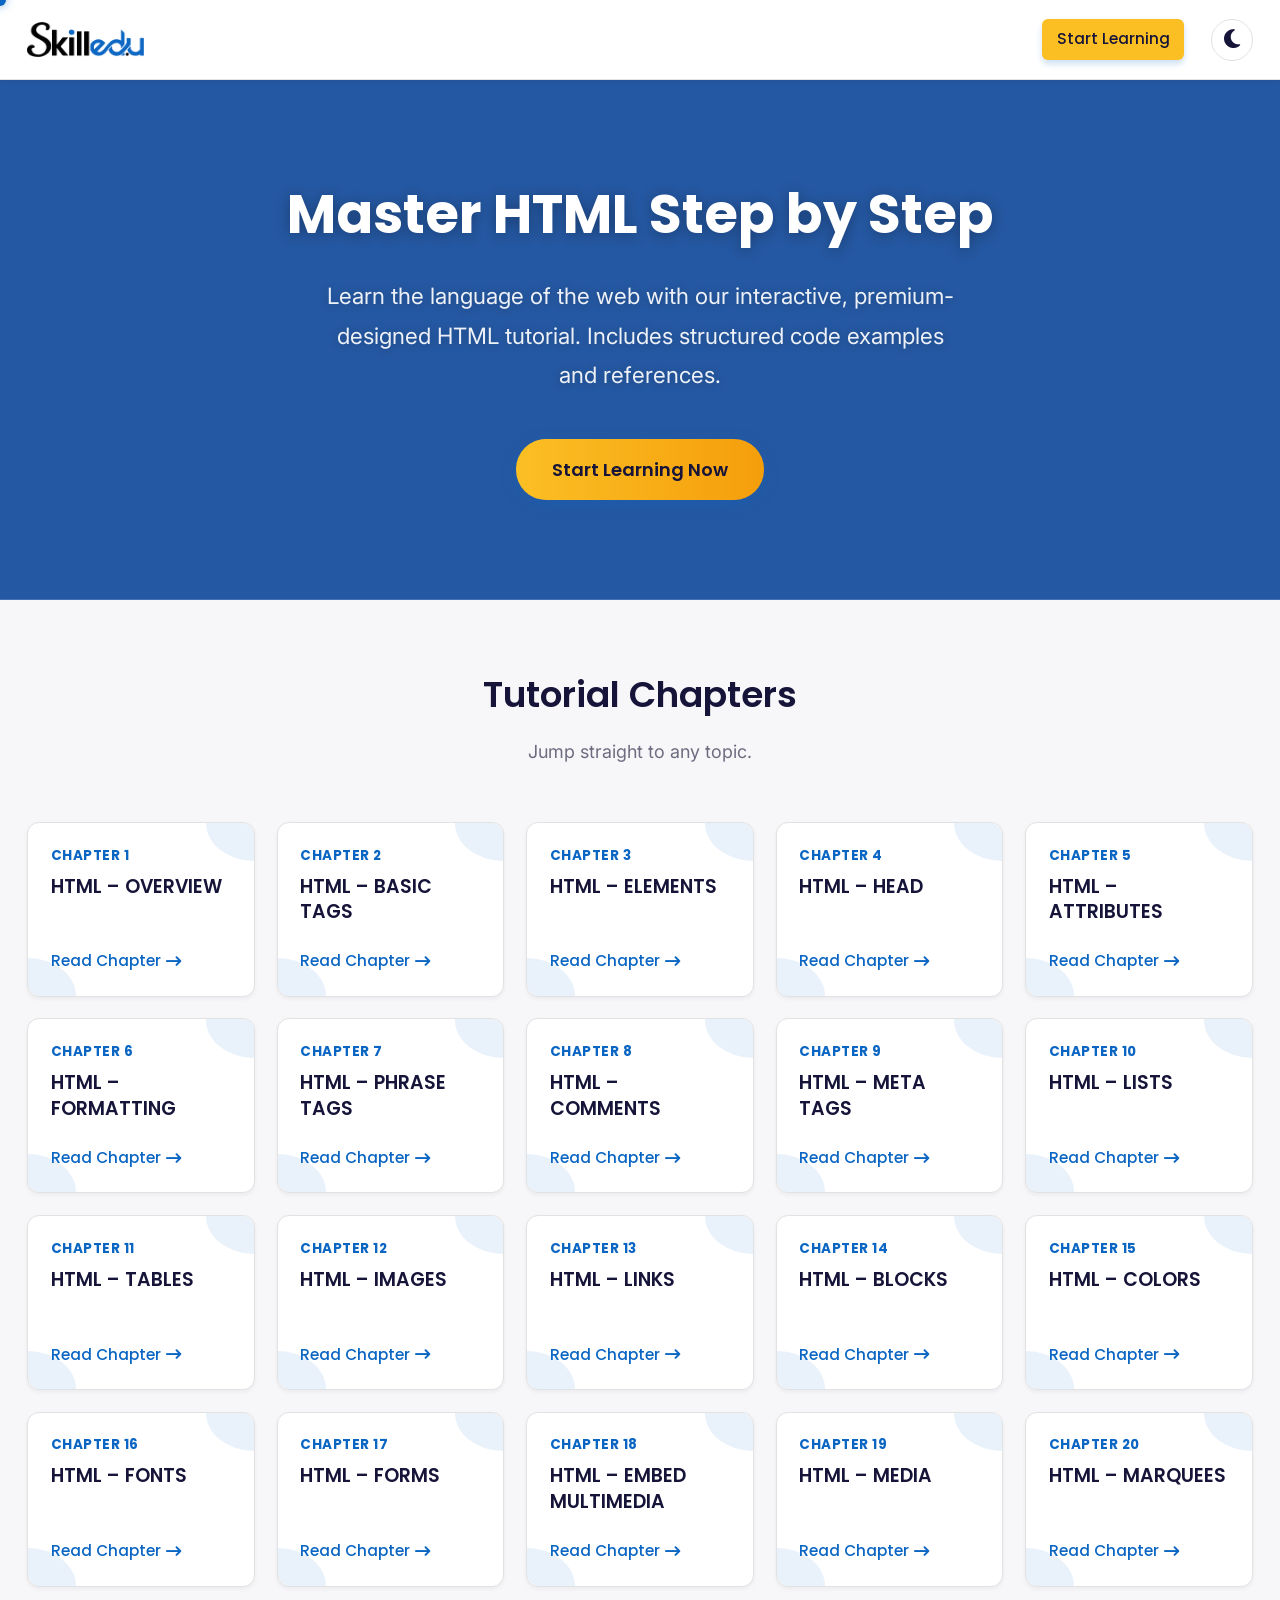
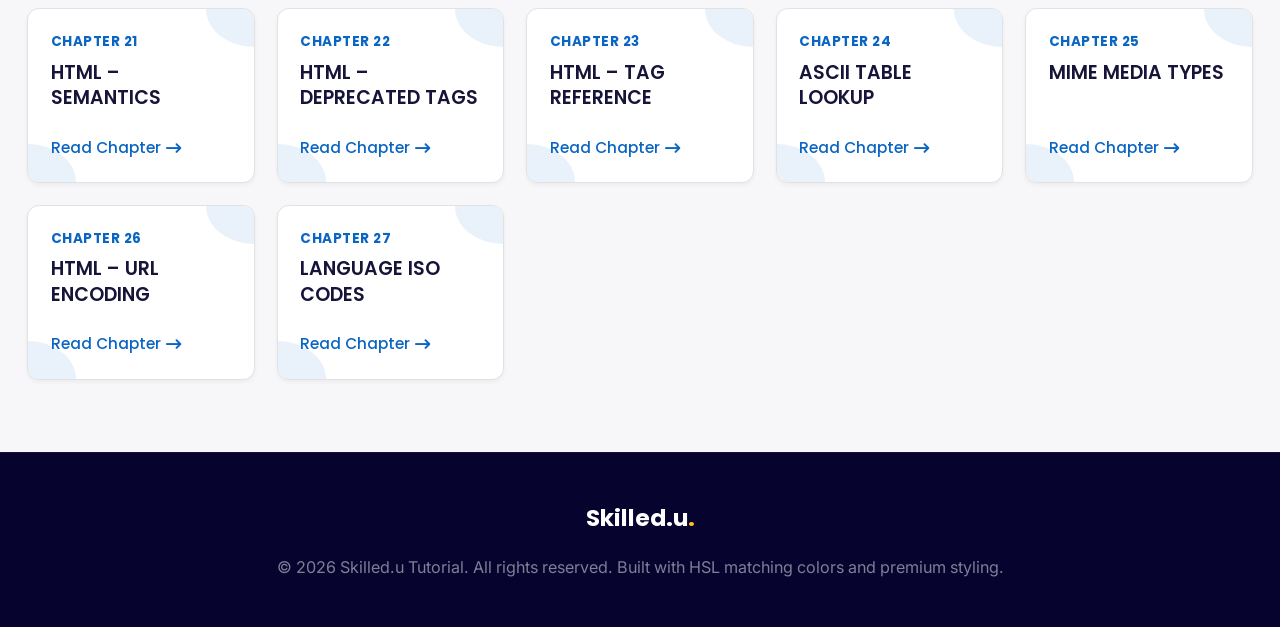
<file: index.html>
<!DOCTYPE html>
<html lang="en">

<head>
  <meta charset="UTF-8">
  <meta name="viewport" content="width=device-width, initial-scale=1.0">
  <title>Skilled.u - HTML Interactive Tutorial</title>
  <meta name="description"
    content="Learn HTML interactively from absolute basics to advanced reference tables with the Skilled.u premium style tutorial." />
  <meta property="og:title" content="Skilled.u - HTML Interactive Tutorial" />
  <meta property="og:description" content="Learn HTML interactively from absolute basics to advanced reference tables with the Skilled.u premium style tutorial." />
  <meta property="og:image" content="assets/images/skilledu-logo.png" />
  <meta property="og:type" content="website" />
  <meta name="twitter:card" content="summary_large_image" />
  <meta name="twitter:title" content="Skilled.u - HTML Interactive Tutorial" />
  <meta name="twitter:description" content="Learn HTML interactively from absolute basics to advanced reference tables with the Skilled.u premium style tutorial." />
  <meta name="robots" content="index, follow" />
  <!-- REPLACE WITH ACTUAL DOMAIN -->
  <link rel="canonical" href="https://example.com/index.html">
  <meta name="author" content="Skilled.u">
  <meta http-equiv="content-language" content="en">
  <meta name="theme-color" content="#0b66c3">
  <link rel="stylesheet" href="assets/css/style.css?v=5">
  <!-- FontAwesome Icons for Theme Toggle & UI Elements -->
  <link rel="stylesheet" href="https://cdnjs.cloudflare.com/ajax/libs/font-awesome/6.4.0/css/all.min.css">
  <!-- REPLACE WITH ACTUAL DOMAIN -->
  <script type="application/ld+json">
  {
    "@context": "https://schema.org",
    "@type": "Course",
    "name": "Skilled.u - HTML Interactive Tutorial",
    "description": "Learn HTML interactively from absolute basics to advanced reference tables with the Skilled.u premium style tutorial.",
    "provider": {
      "@type": "Organization",
      "name": "Skilled.u",
      "sameAs": "https://example.com"
    }
  }
  </script>
</head>

<body>

  <!-- Custom Cursor -->
  <div class="custom-cursor" id="customCursor"></div>

  <!-- Sticky Header -->
  <header class="main-header" id="mainHeader">
    <div class="container header-container">
      <a href="index.html" class="logo-link">
        <img src="assets/images/skilledu-logo-cropped.png" alt="Skilled.u HTML Tutorial Logo" class="navbar-logo navbar-logo-light">
        <img src="assets/images/Skilledu Logo White-cropped.png" alt="Skilled.u HTML Tutorial Logo"
          class="navbar-logo navbar-logo-dark">
      </a>

      <div class="header-actions">
        <a href="tutorial.html#ch1" class="back-home-btn">Start Learning</a>

        <!-- Theme Toggle -->
        <button class="theme-toggle-btn" id="themeToggleBtn" onclick="toggleTheme()" aria-label="Toggle Theme">
          <i class="fa-solid fa-moon moon-icon"></i>
          <i class="fa-solid fa-sun sun-icon"></i>
        </button>
      </div>
    </div>
  </header>

  <!-- Hero Main Heading Section with Finisher Animated Canvas -->
  <section class="hero-section finisher-header" id="heroSection">
    <div class="container">
      <h1 class="hero-title">Master HTML Step by Step</h1>
      <p class="hero-subtitle">Learn the language of the web with our interactive, premium-designed HTML tutorial.
        Includes structured code examples and references.</p>
      <div class="cta-group">
        <a href="tutorial.html#ch1" class="primary-btn">Start Learning Now</a>
      </div>
    </div>
  </section>

  <!-- Chapters Search & List Grid -->
  <section class="chapters-section">
    <div class="container">
      <h2 class="section-title">Tutorial Chapters</h2>
      <p class="section-desc">Jump straight to any topic.</p>

      <!-- Dynamically filled grid -->
      <div class="chapters-grid" id="chaptersGrid">
        <!-- Chapters loaded by JavaScript from chapters.js -->
      </div>
    </div>
  </section>

  <!-- Footer Section -->
  <footer class="footer">
    <div class="container">
      <div class="footer-logo">
        <span>Skilled</span><span>.u</span><span class="highlight">.</span>
      </div>
      <p>&copy; 2026 Skilled.u Tutorial. All rights reserved. Built with HSL matching colors and premium styling.</p>
    </div>
  </footer>

  <!-- Chapters DB & Base JS -->
  <script src="assets/js/chapters.js"></script>
  <script>
    // Theme Management
    if (localStorage.getItem('theme') === 'dark') {
      document.body.classList.add('dark-mode');
    }

    function toggleTheme() {
      document.body.classList.toggle('dark-mode');
      if (document.body.classList.contains('dark-mode')) {
        localStorage.setItem('theme', 'dark');
      } else {
        localStorage.setItem('theme', 'light');
      }
    }

    // Load Chapters into landing page cards
    const grid = document.getElementById('chaptersGrid');

    function renderChapters() {
      grid.innerHTML = '';
      // HTML_TUTORIAL_DATA is imported from chapters.js
      if (typeof HTML_TUTORIAL_DATA === 'undefined') {
        console.error('HTML_TUTORIAL_DATA not found. Make sure chapters.js is loaded.');
        grid.innerHTML = '<p style="text-align: center; color: red;">Failed to load chapters. Please refresh the page.</p>';
        return;
      }

      Object.keys(HTML_TUTORIAL_DATA).forEach((key, index) => {
        const item = HTML_TUTORIAL_DATA[key];
        const card = document.createElement('div');
        card.className = 'chapter-card card';
        card.onclick = () => {
          window.location.href = `tutorial.html#${key}`;
        };

        card.innerHTML = `
          <div class="chapter-number">Chapter ${index + 1}</div>
          <h3 class="chapter-title">${item.title}</h3>
          <div class="card-footer">
            <span>Read Chapter</span> <i class="fa-solid fa-arrow-right-long"></i>
          </div>
        `;
        grid.appendChild(card);
      });
    }


    // Initialize
    window.addEventListener('DOMContentLoaded', () => {
      renderChapters(); 

      // Custom Cursor
      const cursor = document.getElementById('customCursor');

      if (cursor) {
        document.addEventListener('mousemove', (e) => {
          cursor.style.left = e.clientX + 'px';
          cursor.style.top = e.clientY + 'px';
        });

        // Hide cursor when leaving window
        document.addEventListener('mouseleave', () => {
          cursor.style.opacity = '0';
        });

        document.addEventListener('mouseenter', () => {
          cursor.style.opacity = '1';
        });
      }
    });
  </script>

  <!-- Finisher Header Canvas Script & Configuration -->
  <script src="assets/js/finisher-header.es5.min.js" type="text/javascript"></script>
  <script type="text/javascript">
    new FinisherHeader({
      "count": 36,
      "size": {
        "min": 1,
        "max": 38,
        "pulse": 0
      },
      "speed": {
        "x": {
          "min": 0,
          "max": 0.4
        },
        "y": {
          "min": 0,
          "max": 0.1
        }
      },
      "colors": {
        "background": "#2558a2",
        "particles": [
          "#ffffff",
          "#87ddfe",
          "#acaaff",
          "#1bffc2",
          "#f88aff"
        ]
      },
      "blending": "screen",
      "opacity": {
        "center": 0,
        "edge": 0.4
      },
      "skew": -2,
      "shapes": [
        "c",
        "s",
        "t"
      ]
    });
  </script>
</body>

</html>
</file>
<file: assets/css/style.css>
/* CSS style for Skilled.u HTML Tutorial App */

@import url("https://fonts.googleapis.com/css2?family=Inter:wght@400;500;600&family=Poppins:wght@400;500;600;700&display=swap");

:root {
  /* Skilled.u Colors */
  --primary-color: #0b66c3;
  --secondary-color: #FFC224;
  --bg-color: #F7F7F9;
  --panel-bg: #ffffff;
  --heading-color: #161439;
  --text-color: #6D6C80;
  --border-color: #E2E2E2;
  --code-bg: #1e1b4b;
  --code-text: #e2e8f0;
  --transition-speed: 0.3s;
  --shadow-sm: 0 2px 4px rgba(22, 20, 57, 0.05);
  --shadow-md: 0 8px 16px rgba(22, 20, 57, 0.08);
  --shadow-lg: 0 16px 24px rgba(22, 20, 57, 0.12);
  --sidebar-width: 320px;
  
  --font-body: 'Inter', sans-serif;
  --font-heading: 'Poppins', sans-serif;
}

/* Dark Mode Variables */
body.dark-mode {
  --bg-color: #121212;
  --panel-bg: #1e1e1e;
  --heading-color: #ffffff;
  --text-color: #e0e0e0;
  --border-color: #333333;
  --code-bg: #000000;
  --shadow-sm: 0 2px 4px rgba(0, 0, 0, 0.2);
  --shadow-md: 0 8px 16px rgba(0, 0, 0, 0.3);
  --shadow-lg: 0 16px 24px rgba(0, 0, 0, 0.4);
}

* {
  box-sizing: border-box;
  margin: 0;
  padding: 0;
}

button {
  cursor: pointer;
}

body {
  font-family: var(--font-body);
  font-size: 1rem;
  line-height: 1.75;
  color: var(--text-color);
  background-color: var(--bg-color);
  transition: background-color var(--transition-speed), color var(--transition-speed);
}

html {
  scroll-behavior: smooth;
  scroll-padding-top: 80px;
  /* Fluid typography: 14px on mobile, scales to 18px on large screens */
  font-size: clamp(14px, 1vw + 10px, 18px);
}

h1, h2, h3, h4, h5, h6 {
  font-family: var(--font-heading);
  color: var(--heading-color);
  font-weight: 600;
  line-height: 1.3;
  margin-bottom: 1rem;
  transition: color var(--transition-speed);
}



a {
  color: var(--primary-color);
  text-decoration: none;
  transition: color var(--transition-speed);
}

a:hover {
  color: var(--secondary-color);
}

/* Scrollbar Customization */
::-webkit-scrollbar {
  width: 8px;
  height: 8px;
}
::-webkit-scrollbar-track {
  background: var(--bg-color);
}
::-webkit-scrollbar-thumb {
  background: var(--border-color);
  border-radius: 4px;
}
::-webkit-scrollbar-thumb:hover {
  background: var(--text-color);
}

/* Custom Cursor */
.custom-cursor {
  position: fixed;
  width: 12px;
  height: 12px;
  background-color: #0b66c3;
  border-radius: 50%;
  pointer-events: none;
  z-index: 9999;
  transform: translate(-50%, -50%);
  transition: transform 0.1s ease-out, left 0.1s ease-out, top 0.1s ease-out, opacity 0.3s;
  box-shadow: 0 0 10px rgba(11, 102, 195, 0.5);
}

body.dark-mode .custom-cursor {
  background-color: #fbbf24;
  box-shadow: 0 0 10px rgba(251, 191, 36, 0.5);
}

/* Hide custom cursor on touch devices */
@media (hover: none) and (pointer: coarse) {
  .custom-cursor {
    display: none !important;
  }
}

/* Layout Utilities */
.container {
  max-width: 1400px;
  margin: 0 auto;
  padding: 0 1.5rem;
}

/* Header Styles */
.main-header {
  position: sticky;
  top: 0;
  z-index: 1000;
  background-color: var(--panel-bg);
  border-bottom: 1px solid var(--border-color);
  box-shadow: var(--shadow-sm);
  height: 80px;
  display: flex;
  align-items: center;
  transition: background-color var(--transition-speed), border-color var(--transition-speed);
}

.header-container {
  display: flex;
  justify-content: space-between;
  align-items: center;
  width: 100%;
  max-width: 100%;
}

.logo-link {
  display: flex;
  align-items: center;
  gap: 10px;
  font-family: var(--font-heading);
  font-size: 1.5rem;
  font-weight: 700;
  color: var(--heading-color);
}

.logo-link span.highlight {
  color: var(--primary-color);
}
.logo-link span.dot {
  color: var(--secondary-color);
}

.logo-img {
  height: 42px;
}

.navbar-logo {
  height: 35px;
  width: auto;
  object-fit: contain;
  transition: opacity var(--transition-speed), transform var(--transition-speed);
}

.navbar-logo-light {
  display: block;
}

.navbar-logo-dark {
  display: none;
}

body.dark-mode .navbar-logo-light {
  display: none;
}

body.dark-mode .navbar-logo-dark {
  display: block;
}

.navbar-logo:hover {
  opacity: 0.85;
  transform: scale(1.03);
}

.header-actions {
  display: flex;
  align-items: center;
  gap: 1.5rem;
}

/* Theme Toggle Button */
.theme-toggle-btn {
  background: none;
  border: 1px solid var(--border-color);
  color: var(--heading-color);
  width: 42px;
  height: 42px;
  border-radius: 50%;
  cursor: pointer;
  display: flex;
  align-items: center;
  justify-content: center;
  font-size: 1.2rem;
  transition: background-color var(--transition-speed), border-color var(--transition-speed);
}

.theme-toggle-btn:hover {
  background-color: var(--bg-color);
  border-color: var(--primary-color);
}

.theme-toggle-btn .sun-icon {
  display: none;
}
body.dark-mode .theme-toggle-btn .moon-icon {
  display: none;
}
body.dark-mode .theme-toggle-btn .sun-icon {
  display: block;
  color: var(--secondary-color);
}

.back-home-btn {
  background-color: #fbbf24;
  color: #161439;
  padding: 0.4rem 0.8rem;
  border-radius: 6px;
  font-family: var(--font-heading);
  font-weight: 500;
  font-size: 0.85rem;
  box-shadow: 0 4px 6px rgba(11, 102, 195, 0.2);
  transition: background-color var(--transition-speed), transform 0.2s;
}

.back-home-btn:hover {
  background-color: #f59e0b;
  color: #161439;
  transform: translateY(-2px);
}

.burger-menu {
  display: none;
  background: none;
  border: none;
  color: var(--heading-color);
  font-size: 1.5rem;
  cursor: pointer;
}

/* Hero Section (Landing Page) with Finisher Header */
.hero-section {
  position: relative;
  overflow: hidden;
  padding: 5.5rem 0;
  min-height: 320px;
  text-align: center;
  background-color: #2558a2;
  border-bottom: 1px solid rgba(255, 255, 255, 0.15);
  transition: border-color var(--transition-speed);
}

.hero-section .container {
  position: relative;
  z-index: 2;
}

.hero-title {
  font-size: 3rem;
  font-weight: 700;
  margin-bottom: 1.5rem;
  color: #ffffff !important;
  text-shadow: 0 2px 14px rgba(0, 0, 0, 0.3);
  opacity: 0;
  animation: fadeInUp 1s ease-out forwards;
  animation-delay: 0.3s;
}

.hero-subtitle {
  font-size: 1.25rem;
  max-width: 650px;
  margin: 0 auto 2.5rem auto;
  color: rgba(255, 255, 255, 0.92) !important;
  text-shadow: 0 1px 8px rgba(0, 0, 0, 0.25);
  opacity: 0;
  animation: fadeInUp 1s ease-out forwards;
  animation-delay: 0.5s;
}

.cta-group {
  display: flex;
  justify-content: center;
  gap: 1.2rem;
  opacity: 0;
  animation: fadeInUp 1s ease-out forwards;
  animation-delay: 0.7s;
}

.primary-btn {
  background: linear-gradient(90deg, #fbbf24 0%, #f59e0b 100%);
  color: #161439;
  padding: 0.8rem 2rem;
  border-radius: 30px;
  font-family: var(--font-heading);
  font-weight: 600;
  box-shadow: 0 4px 15px rgba(11, 102, 195, 0.3);
  transition: transform 0.2s, box-shadow 0.2s;
}

.primary-btn:hover {
  transform: translateY(-2px);
  box-shadow: 0 6px 20px rgba(251, 191, 36, 0.4);
  color: #161439;
}

.secondary-btn {
  background-color: #fbbf24;
  border: 2px solid #f59e0b;
  color: #161439;
  padding: 0.8rem 2rem;
  border-radius: 30px;
  font-family: var(--font-heading);
  font-weight: 600;
  transition: background-color var(--transition-speed), color var(--transition-speed), transform 0.2s;
}

.secondary-btn:hover {
  background-color: #f59e0b;
  color: #161439;
  transform: translateY(-2px);
}

/* Chapters Grid (Landing Page) */
.chapters-section {
  padding: 4rem 0;
}

.section-title {
  text-align: center;
  font-size: 2rem;
  margin-bottom: 1rem;
}

.section-desc {
  text-align: center;
  max-width: 500px;
  margin: 0 auto 3rem auto;
}

.search-container {
  max-width: 500px;
  margin: 0 auto 3rem auto;
  position: relative;
}

.search-input {
  width: 100%;
  padding: 1rem 1.5rem;
  border: 2px solid var(--border-color);
  border-radius: 30px;
  font-size: 1rem;
  font-family: var(--font-body);
  background-color: var(--panel-bg);
  color: var(--heading-color);
  box-shadow: var(--shadow-sm);
  transition: border-color var(--transition-speed), box-shadow var(--transition-speed);
}

.search-input:focus {
  outline: none;
  border-color: var(--primary-color);
  box-shadow: 0 0 10px rgba(11, 102, 195, 0.15);
}

.chapters-grid {
  display: grid;
  grid-template-columns: repeat(auto-fill, minmax(210px, 1fr));
  gap: 1.2rem;
}

/* From Uiverse.io by eslam-hany - adapted for Chapter Cards (Website theme & compact size) */
.chapter-card,
.card {
  position: relative;
  width: 100%;
  min-height: 175px;
  background-color: var(--panel-bg);
  border: 1px solid var(--border-color);
  display: flex;
  flex-direction: column;
  justify-content: space-between;
  border-radius: 12px;
  cursor: pointer;
  padding: 1.15rem 1.25rem;
  overflow: hidden;
  box-shadow: var(--shadow-sm);
  transition: transform 0.3s ease, box-shadow 0.3s ease, border-color 0.3s ease, background-color var(--transition-speed);
  z-index: 1;
}

.chapter-card::before,
.chapter-card::after,
.card::before,
.card::after {
  position: absolute;
  content: "";
  width: 22%;
  height: 22%;
  max-width: 48px;
  max-height: 48px;
  display: flex;
  align-items: center;
  justify-content: center;
  background-color: rgba(11, 102, 195, 0.09);
  transition: all 0.4s cubic-bezier(0.4, 0, 0.2, 1);
  z-index: 2;
  color: #ffffff;
}

body.dark-mode .chapter-card::before,
body.dark-mode .chapter-card::after,
body.dark-mode .card::before,
body.dark-mode .card::after {
  background-color: rgba(11, 102, 195, 0.22);
}

.chapter-card::before,
.card::before {
  top: 0;
  right: 0;
  border-radius: 0 12px 0 100%;
}

.chapter-card::after,
.card::after {
  bottom: 0;
  left: 0;
  border-radius: 0 100% 0 12px;
}

.chapter-card:hover,
.card:hover {
  transform: translateY(-5px);
  background-color: var(--primary-color);
  background: linear-gradient(135deg, #0b66c3 0%, #1573d8 100%);
  border-color: #0b66c3;
  box-shadow: 0 10px 25px rgba(11, 102, 195, 0.28);
}

/* Hide corner pseudo-elements smoothly on hover so background takes over cleanly */
.chapter-card:hover::before,
.chapter-card:hover::after,
.card:hover::before,
.card:hover::after {
  opacity: 0;
  transition: opacity 0.3s ease;
}

.chapter-card .chapter-number,
.chapter-card .chapter-title,
.chapter-card .card-footer {
  position: relative;
  z-index: 1;
  transition: transform 0.3s ease, color 0.3s ease;
}

/* Enlarge original text slightly and switch to clean white/yellow contrast on hover */
.chapter-card:hover .chapter-number {
  color: #ffc224;
  transform: scale(1.04);
  transform-origin: left center;
}

.chapter-card:hover .chapter-title {
  color: #ffffff;
  transform: scale(1.07);
  transform-origin: left center;
}

.chapter-card:hover .card-footer {
  color: #ffffff;
  gap: 8px;
  transform: scale(1.03);
  transform-origin: left center;
}

.chapter-card .chapter-number {
  font-family: var(--font-heading);
  font-size: 0.75rem;
  font-weight: 700;
  color: var(--primary-color);
  text-transform: uppercase;
  letter-spacing: 0.5px;
  margin-bottom: 0.35rem;
}

.chapter-card .chapter-title {
  font-size: 1.05rem;
  font-weight: 600;
  line-height: 1.35;
  margin-bottom: 0.8rem;
  color: var(--heading-color);
  transition: color var(--transition-speed), transform 0.3s ease;
}

.chapter-card .card-footer {
  margin-top: auto;
  font-family: var(--font-heading);
  font-weight: 500;
  font-size: 0.85rem;
  color: var(--primary-color);
  display: flex;
  align-items: center;
  gap: 5px;
  transition: gap 0.2s, color var(--transition-speed), transform 0.3s ease;
}

/* Core Interface: Sidebar + Main Panel */
.tutorial-layout {
  display: flex;
  height: calc(100vh - 80px);
  overflow: hidden;
  position: relative;
}

.sidebar {
  width: var(--sidebar-width);
  background-color: var(--panel-bg);
  border-right: 1px solid var(--border-color);
  display: flex;
  flex-direction: column;
  height: 100%;
  flex-shrink: 0;
  transition: transform var(--transition-speed), background-color var(--transition-speed), border-color var(--transition-speed);
}

.sidebar-search-box {
  padding: 1rem;
  border-bottom: 1px solid var(--border-color);
  position: relative;
}

.sidebar-search {
  width: 100%;
  padding: 0.7rem 2.5rem 0.7rem 1.2rem;
  border: 1px solid var(--border-color);
  border-radius: 20px;
  font-size: 0.9rem;
  background-color: var(--bg-color);
  color: var(--heading-color);
  outline: none;
}

.clear-search-btn {
  position: absolute;
  right: 1.5rem;
  top: 50%;
  transform: translateY(-50%);
  background: none;
  border: none;
  color: var(--text-color);
  cursor: pointer;
  display: none;
  font-size: 1rem;
  padding: 5px;
}
.clear-search-btn:hover {
  color: var(--primary-color);
}

.sidebar-search:focus {
  border-color: var(--primary-color);
}

.sidebar-menu {
  flex-grow: 1;
  overflow-y: auto;
  padding: 1rem 0;
  list-style: none;
}

.sidebar-item a {
  display: flex;
  padding: 0.75rem 1.5rem;
  color: var(--text-color);
  font-weight: 500;
  font-size: 0.95rem;
  border-left: 3px solid transparent;
  transition: all 0.2s;
}

.sidebar-item a:hover {
  background-color: var(--bg-color);
  color: var(--primary-color);
}

.sidebar-item.active a {
  background-color: rgba(11, 102, 195, 0.08);
  color: var(--primary-color);
  border-left-color: var(--primary-color);
  font-weight: 600;
}

/* Main Content Area */
.content-area {
  flex-grow: 1;
  overflow-y: auto;
  background-color: var(--bg-color);
  display: flex;
  flex-direction: column;
  height: 100%;
  transition: background-color var(--transition-speed);
}

.tutorial-content {
  max-width: 900px;
  width: 100%;
  margin: 0 auto;
  padding: 3rem 2rem;
  flex-grow: 1;
}

.chapter-body {
  line-height: 1.85;
}

.chapter-body > *:first-child {
  margin-top: 0;
}

.chapter-header-box {
  border-bottom: 2px solid var(--border-color);
  padding-bottom: 1.5rem;
  margin-bottom: 2.5rem;
}

.chapter-tag {
  color: var(--primary-color);
  font-weight: 700;
  text-transform: uppercase;
  font-size: 0.9rem;
  letter-spacing: 1px;
  margin-bottom: 0.5rem;
}

.main-chapter-title {
  color: var(--heading-color) !important;
  opacity: 1 !important;
  font-size: 2.4rem;
  font-weight: 700;
  margin-bottom: 2rem;
  border-bottom: 4px solid var(--primary-color);
  padding: 15px 20px;
  background-color: rgba(11, 102, 195, 0.05);
  border-radius: 8px 8px 0 0;
}

body.dark-mode .main-chapter-title {
  background-color: rgba(251, 191, 36, 0.05);
  border-bottom-color: var(--secondary-color);
}

/* Chapter text styles */
.chapter-subheading {
  font-size: 1.8rem;
  margin-top: 2rem;
  margin-bottom: 1rem;
}

/* Level 2: Major Section (h2) */
.section-heading-main {
  font-size: 1.65rem;
  font-weight: 700;
  margin-top: 2.5rem;
  margin-bottom: 1.2rem;
  color: var(--heading-color);
  background-color: rgba(11, 102, 195, 0.08);
  padding: 12px 18px;
  border-left: 5px solid var(--primary-color);
  border-radius: 0 8px 8px 0;
  box-shadow: 0 2px 4px rgba(11, 102, 195, 0.05);
}

body.dark-mode .section-heading-main {
  background-color: rgba(255, 255, 255, 0.03);
  border-left-color: var(--secondary-color);
  box-shadow: none;
}

/* Level 3: Sub Topic (h3) */
.section-heading-sub {
  font-size: 1.25rem;
  font-weight: 600;
  margin-top: 1.2rem;
  margin-bottom: 0.8rem;
  color: var(--heading-color);
  padding-left: 15px;
  border-left: 3px solid rgba(11, 102, 195, 0.4);
  margin-left: 5px;
}

body.dark-mode .section-heading-sub {
  border-left-color: rgba(251, 191, 36, 0.4);
}

.tutorial-para {
  margin-bottom: 1.5rem;
  font-size: 1.05rem;
}

/* Code Highlights inside paragraphs */
code {
  font-family: Consolas, Monaco, 'Andale Mono', monospace;
  font-size: 0.9em;
  padding: 2px 6px;
  border-radius: 4px;
  background-color: rgba(22, 20, 57, 0.05);
  color: #d63384;
}

body.dark-mode code {
  background-color: rgba(255, 255, 255, 0.08);
  color: #ff79c6;
}

/* Class and attributes nested highlight classes */
code.inline-tag {
  color: #0000ff; /* VS Code Light Tag */
  font-weight: 600;
}
body.dark-mode code.inline-tag {
  color: #569cd6; /* VS Code Dark Tag */
}

code.inline-attr {
  color: #ff0000; /* VS Code Light Attr */
}
body.dark-mode code.inline-attr {
  color: #9cdcfe; /* VS Code Dark Attr */
}

/* Lists styling */
.chapter-body ul, .chapter-body ol {
  padding-left: 2.5rem;
  margin-bottom: 1rem;
}

.chapter-body ul li, .chapter-body ol li {
  margin-bottom: 0.4rem;
  line-height: 1.6;
}

.result-desc ul, .result-desc ol {
  padding-left: 2rem;
  margin-top: 0.8rem;
  margin-bottom: 0.8rem;
}

.tutorial-list {
  padding-left: 1.5rem;
  margin-bottom: 1.5rem;
  list-style-type: disc;
}

ol.tutorial-list {
  list-style-type: decimal;
}

.tutorial-list li {
  margin-bottom: 0.6rem;
  font-size: 1.05rem;
}

/* Tables styling */
.table-responsive {
  width: 100%;
  overflow-x: auto;
  margin: 1.5rem 0;
  border-radius: 8px;
  border: 1px solid var(--border-color);
  box-shadow: var(--shadow-sm);
}

.tutorial-table {
  width: 100%;
  border-collapse: collapse;
  text-align: left;
  background-color: var(--panel-bg);
}

.tutorial-table th, .tutorial-table td {
  padding: 12px 16px;
  border: 1px solid var(--border-color);
  font-size: 0.95rem;
}

.tutorial-table th {
  background-color: rgba(11, 102, 195, 0.05);
  color: var(--heading-color);
  font-weight: 600;
}

.tutorial-table tr:nth-child(even) {
  background-color: rgba(0, 0, 0, 0.015);
}

body.dark-mode .tutorial-table tr:nth-child(even) {
  background-color: rgba(255, 255, 255, 0.02);
}

/* Color name tables: entire row uses that color */
.tutorial-table tr.color-row {
  background-color: var(--row-color) !important;
}

.tutorial-table tr.color-row > td {
  background-color: var(--row-color) !important;
  color: inherit;
  border-color: rgba(0, 0, 0, 0.12);
  font-weight: 500;
}

.tutorial-table tr.color-row > td.color-swatch-cell {
  padding: 0 !important;
  width: 15%;
  min-width: 120px;
  vertical-align: middle;
}

.tutorial-table tr.color-row > td.color-swatch-cell .color-swatch-fill {
  display: block;
  width: 100%;
  min-height: 48px;
  height: 100%;
  background-color: var(--row-color);
}

.color-demo-btn {
  padding: 6px 12px;
  border-radius: 6px;
  font-size: 0.85rem;
  font-weight: 600;
  cursor: pointer;
  transition: background-color 0.2s ease, color 0.2s ease;
}

.color-demo-btn:hover {
  opacity: 0.85;
}

/* Result Box Style */
.result-desc {
  background-color: rgba(255, 194, 36, 0.08);
  border-left: 4px solid var(--secondary-color);
  padding: 12px 18px;
  border-radius: 0 8px 8px 0;
  margin: 1.2rem 0;
  font-size: 1.02rem;
  color: var(--heading-color);
}

/* Code Blocks Styling */
.code-block-container {
  background-color: var(--code-bg);
  border-radius: 10px;
  overflow: hidden;
  margin: 1.8rem 0;
  box-shadow: var(--shadow-md);
  border: 1px solid rgba(255, 255, 255, 0.05);
}

.code-block-header {
  background-color: rgba(0, 0, 0, 0.25);
  color: #a5a3c2;
  padding: 10px 18px;
  display: flex;
  justify-content: space-between;
  align-items: center;
  font-family: var(--font-heading);
  font-size: 0.85rem;
  font-weight: 500;
  border-bottom: 1px solid rgba(255, 255, 255, 0.05);
}

.code-actions {
  display: flex;
  gap: 10px;
}

.code-actions button {
  background: transparent;
  border: 1px solid rgba(255, 255, 255, 0.15);
  color: #d1d5db;
  padding: 4px 10px;
  border-radius: 4px;
  cursor: pointer;
  font-size: 0.8rem;
  transition: all 0.2s;
}

.code-actions button:hover {
  background-color: rgba(255, 255, 255, 0.1);
  color: #ffffff;
}

.code-actions button.try-btn {
  background-color: var(--secondary-color);
  color: #161439;
  border-color: var(--secondary-color);
  font-weight: 600;
}

.code-actions button.try-btn:hover {
  background-color: #e5ad1c;
  color: #161439;
}

.code-preview {
  margin: 0;
  padding: 1.2rem;
  overflow-x: auto;
}

.code-preview code,
body.dark-mode .code-preview code {
  background-color: transparent !important;
  color: var(--code-text);
  padding: 0;
  font-family: Consolas, Monaco, monospace;
  font-size: 0.9rem;
  line-height: 1.5;
}

/* Force DOCTYPE to look like a tag in VS Code */
.code-preview code .hljs-meta,
.code-preview code .hljs-meta .hljs-keyword {
  color: #569cd6 !important; /* VS Code Dark blue (since code blocks are always dark) */
}

/* Nav Controls at Chapter Bottom */
.content-navigation {
  display: flex;
  justify-content: space-between;
  padding: 2rem 0;
  border-top: 1px solid var(--border-color);
  margin-top: 4rem;
}

.nav-link-btn {
  background-color: var(--panel-bg);
  border: 1px solid var(--border-color);
  color: var(--heading-color);
  padding: 0.75rem 1.5rem;
  border-radius: 8px;
  font-weight: 600;
  font-family: var(--font-heading);
  display: flex;
  align-items: center;
  gap: 8px;
  box-shadow: var(--shadow-sm);
  transition: all 0.2s;
  cursor: pointer;
}

.nav-link-btn:hover {
  border-color: var(--primary-color);
  color: var(--primary-color);
  transform: translateY(-1px);
  box-shadow: var(--shadow-md);
}



/* Code Playground Modal / Split view */
.playground-modal {
  position: fixed;
  top: 0;
  left: 0;
  width: 100vw;
  height: 100vh;
  background-color: rgba(6, 4, 46, 0.6);
  backdrop-filter: blur(4px);
  z-index: 2000;
  display: none;
  align-items: center;
  justify-content: center;
  padding: 2rem;
}

.playground-container {
  width: 100%;
  max-width: 1300px;
  height: 85vh;
  background-color: var(--panel-bg);
  border-radius: 12px;
  box-shadow: var(--shadow-lg);
  display: flex;
  flex-direction: column;
  overflow: hidden;
  border: 1px solid var(--border-color);
  animation: modalFadeIn 0.3s ease;
}

@keyframes modalFadeIn {
  from { transform: scale(0.95); opacity: 0; }
  to { transform: scale(1); opacity: 1; }
}

@keyframes fadeInUp {
  from {
    opacity: 0;
    transform: translateY(30px);
  }
  to {
    opacity: 1;
    transform: translateY(0);
  }
}

.playground-header {
  padding: 12px 20px;
  background-color: rgba(11, 102, 195, 0.05);
  border-bottom: 1px solid var(--border-color);
  display: flex;
  justify-content: space-between;
  align-items: center;
}

.playground-title {
  font-family: var(--font-heading);
  font-size: 1.1rem;
  font-weight: 600;
  color: var(--heading-color);
  display: flex;
  align-items: center;
  gap: 10px;
}

.playground-actions {
  display: flex;
  gap: 12px;
}

.playground-actions button {
  padding: 6px 16px;
  border-radius: 6px;
  font-family: var(--font-heading);
  font-size: 0.9rem;
  font-weight: 600;
  cursor: pointer;
  transition: all 0.2s;
}

.playground-run-btn {
  background-color: #fbbf24;
  color: #161439;
  border: none;
  box-shadow: 0 2px 4px rgba(251, 191, 36, 0.2);
}

.playground-run-btn:hover {
  background-color: #f59e0b;
}

.playground-close-btn {
  background: transparent;
  border: 1px solid var(--border-color);
  color: var(--heading-color);
}

.playground-close-btn:hover {
  background-color: rgba(0,0,0,0.05);
}

.playground-workspace {
  flex-grow: 1;
  display: flex;
  overflow: hidden;
}

.editor-pane, .preview-pane {
  width: 50%;
  height: 100%;
  display: flex;
  flex-direction: column;
}

.editor-pane {
  border-right: 1px solid var(--border-color);
  background-color: #1e1b4b;
}

.editor-pane-header, .preview-pane-header {
  padding: 8px 16px;
  font-size: 0.8rem;
  font-weight: 600;
  text-transform: uppercase;
  color: #7F7E97;
  border-bottom: 1px solid var(--border-color);
}

.editor-pane-header {
  background-color: rgba(0, 0, 0, 0.2);
  border-bottom-color: rgba(255,255,255,0.05);
}

.preview-pane-header {
  background-color: var(--bg-color);
}

.playground-error {
  background-color: #fee2e2;
  color: #b91c1c;
  border-bottom: 1px solid #f87171;
  padding: 10px 16px;
  font-family: var(--font-body);
  font-size: 0.9rem;
  max-height: 150px;
  overflow-y: auto;
}
.playground-error ul {
  margin: 5px 0 0 20px;
  padding: 0;
}
.playground-error li {
  margin-bottom: 4px;
}
body.dark-mode .playground-error {
  background-color: rgba(220, 38, 38, 0.2);
  color: #fca5a5;
  border-bottom: 1px solid rgba(248, 113, 113, 0.3);
}

.code-editor-textarea {
  width: 100%;
  flex-grow: 1;
  background-color: transparent;
  color: #f3f4f6;
  border: none;
  padding: 1rem;
  font-family: Consolas, Monaco, monospace;
  font-size: 0.95rem;
  resize: none;
  outline: none;
  line-height: 1.5;
}

/* CodeMirror customizations for the playground */
.editor-pane .CodeMirror {
  flex-grow: 1;
  height: 100%;
  font-family: Consolas, Monaco, monospace;
  font-size: 0.95rem;
}
.editor-pane .CodeMirror-scroll {
  padding: 0.5rem;
}

.preview-iframe {
  width: 100%;
  flex-grow: 1;
  border: none;
  background-color: #ffffff;
}

/* Footer Section */
.footer {
  background-color: #06042E;
  color: #7F7E97;
  padding: 2.5rem 0;
  text-align: center;
  border-top: 1px solid rgba(255, 255, 255, 0.05);
}

.footer p {
  font-size: 0.9rem;
}

.footer-logo {
  font-family: var(--font-heading);
  font-size: 1.3rem;
  font-weight: 700;
  color: #ffffff;
  margin-bottom: 0.8rem;
}

.footer-logo span.highlight {
  color: var(--secondary-color);
}

/* Responsive Design */
@media (max-width: 992px) {
  :root {
    --sidebar-width: 280px;
  }
  .hero-title {
    font-size: 2.4rem;
  }
}

@media (max-width: 768px) {
  .burger-menu {
    display: block;
  }
  
  .back-home-btn {
    display: none;
  }
  
  .navbar-logo {
    height: 28px;
  }
  
  .sidebar {
    position: absolute;
    top: 0;
    left: 0;
    z-index: 1500;
    transform: translateX(-100%);
    box-shadow: var(--shadow-lg);
  }
  
  .sidebar.open {
    transform: translateX(0);
  }
  
  /* Modal Overlay when sidebar is open */
  .sidebar-overlay {
    display: none;
    position: fixed;
    top: 80px;
    left: 0;
    width: 100vw;
    height: calc(100vh - 80px);
    background-color: rgba(6, 4, 46, 0.4);
    z-index: 1400;
  }
  
  .sidebar-overlay.active {
    display: block;
  }
  
  .playground-workspace {
    flex-direction: column;
  }
  
  .editor-pane, .preview-pane {
    width: 100%;
    height: 50%;
  }
  
  .editor-pane {
    border-right: none;
    border-bottom: 1px solid var(--border-color);
  }
  
  .playground-modal {
    padding: 10px;
  }
  
  .playground-container {
    height: 95vh;
  }
  
  .hero-title {
    font-size: 2rem;
  }
}

/* Progress Tracker Styles */
.sidebar-progress-container {
  padding: 1rem;
  border-bottom: 1px solid var(--border-color);
  background-color: var(--panel-bg);
}

.progress-text {
  font-family: var(--font-heading);
  font-size: 0.85rem;
  font-weight: 600;
  color: var(--heading-color);
  margin-bottom: 8px;
}

.progress-track {
  width: 100%;
  height: 6px;
  background-color: var(--border-color);
  border-radius: 4px;
  overflow: hidden;
}

.progress-fill {
  height: 100%;
  background-color: var(--primary-color);
  border-radius: 4px;
  transition: width 0.4s ease-out;
}

.mark-complete-container {
  border-top: 2px solid var(--border-color);
  padding-top: 1.5rem;
  margin-top: 2.5rem;
  display: flex;
  justify-content: flex-end;
}

.mark-complete-btn {
  background-color: var(--panel-bg);
  border: 1px solid var(--border-color);
  color: var(--text-color);
  padding: 0.75rem 1.5rem;
  border-radius: 8px;
  font-weight: 600;
  font-family: var(--font-heading);
  display: flex;
  align-items: center;
  gap: 8px;
  box-shadow: var(--shadow-sm);
  transition: all 0.2s;
  cursor: pointer;
}

.mark-complete-btn:hover {
  background-color: var(--bg-color);
  border-color: var(--primary-color);
  color: var(--primary-color);
}

.mark-complete-btn.completed {
  background-color: rgba(16, 185, 129, 0.1);
  border-color: #10b981;
  color: #10b981;
}

.mark-complete-btn.completed:hover {
  background-color: rgba(16, 185, 129, 0.2);
}

/* Breadcrumb Styles */
.breadcrumb-nav {
  padding: 1rem 1.5rem 0 1.5rem;
  background-color: transparent;
}

.breadcrumb-list {
  display: flex;
  flex-wrap: wrap;
  list-style: none;
  margin: 0;
  padding: 0;
  font-size: 0.9rem;
}

.breadcrumb-item + .breadcrumb-item::before {
  content: ">";
  padding: 0 0.5rem;
  color: var(--text-color);
}

.breadcrumb-item a {
  color: var(--primary-color);
  text-decoration: none;
}

.breadcrumb-item a:hover {
  text-decoration: underline;
}

.breadcrumb-item.active {
  color: var(--text-color);
}

/* CodeMirror VS Code Dark Theme */
.cm-s-vscode-dark.CodeMirror {
  background-color: var(--code-bg);
  color: #d4d4d4;
}
.cm-s-vscode-dark .CodeMirror-gutters {
  background: var(--code-bg);
  border-right: 1px solid rgba(255, 255, 255, 0.1);
}
.cm-s-vscode-dark .CodeMirror-linenumber {
  color: #858585;
}
.cm-s-vscode-dark .CodeMirror-cursor {
  border-left: 1px solid #d4d4d4;
}
.cm-s-vscode-dark .cm-tag {
  color: #569cd6;
}
.cm-s-vscode-dark .cm-attribute {
  color: #9cdcfe;
}
.cm-s-vscode-dark .cm-string {
  color: #d69d85;
}
.cm-s-vscode-dark .cm-bracket {
  color: #9b9b9b;
}
.cm-s-vscode-dark .cm-comment {
  color: #57a64a;
}
.cm-s-vscode-dark .cm-meta {
  color: #569cd6;
}
.cm-s-vscode-dark .cm-error {
  color: #f44747;
}

/* ==========================================================================
   Chapter Interactive Quiz Component
   ========================================================================== */
.quiz-container {
  margin-top: 3rem;
  padding: 2rem 2.2rem;
  background-color: var(--panel-bg);
  border: 1px solid var(--border-color);
  border-radius: 14px;
  box-shadow: 0 4px 18px rgba(0, 0, 0, 0.05);
  font-family: var(--font-body);
  transition: background-color var(--transition-speed), border-color var(--transition-speed);
}

.quiz-header {
  display: flex;
  justify-content: space-between;
  align-items: center;
  border-bottom: 2px solid var(--primary-color);
  padding-bottom: 0.9rem;
  margin-bottom: 1.8rem;
  flex-wrap: wrap;
  gap: 10px;
}

.quiz-header-title {
  display: flex;
  align-items: center;
  gap: 10px;
  font-family: var(--font-heading);
  font-size: 1.35rem;
  font-weight: 700;
  color: var(--primary-color);
  margin: 0;
}

.quiz-badge {
  font-size: 0.85rem;
  font-weight: 600;
  padding: 4px 12px;
  border-radius: 20px;
  background-color: rgba(11, 102, 195, 0.1);
  color: var(--primary-color);
}

.quiz-question-card {
  margin-bottom: 1.4rem;
  padding: 1.25rem 1.4rem;
  background-color: var(--bg-color);
  border: 1px solid var(--border-color);
  border-radius: 10px;
  transition: border-color var(--transition-speed), background-color var(--transition-speed);
}

.quiz-question-text {
  font-family: var(--font-heading);
  font-weight: 600;
  font-size: 1.05rem;
  color: var(--heading-color);
  margin-bottom: 0.9rem;
}

.quiz-options {
  display: flex;
  flex-direction: column;
  gap: 0.55rem;
}

.quiz-opt-btn {
  width: 100%;
  text-align: left;
  padding: 0.75rem 1.1rem;
  border: 1px solid var(--border-color);
  background-color: var(--panel-bg);
  border-radius: 8px;
  cursor: pointer;
  font-family: var(--font-body);
  font-size: 0.95rem;
  color: var(--text-color);
  transition: all 0.2s ease;
  display: flex;
  align-items: center;
  justify-content: space-between;
}

.quiz-opt-btn:hover:not(:disabled) {
  border-color: var(--primary-color);
  background-color: rgba(11, 102, 195, 0.05);
  color: var(--heading-color);
  transform: translateX(3px);
}

.quiz-opt-btn.correct {
  background-color: #dcfce7 !important;
  border-color: #22c55e !important;
  color: #15803d !important;
  font-weight: 600;
}

.quiz-opt-btn.incorrect {
  background-color: #fee2e2 !important;
  border-color: #ef4444 !important;
  color: #b91c1c !important;
}

body.dark-mode .quiz-opt-btn.correct {
  background-color: rgba(34, 197, 94, 0.2) !important;
  border-color: #22c55e !important;
  color: #86efac !important;
}

body.dark-mode .quiz-opt-btn.incorrect {
  background-color: rgba(239, 68, 68, 0.2) !important;
  border-color: #ef4444 !important;
  color: #fca5a5 !important;
}

.quiz-feedback {
  font-size: 0.9rem;
  font-weight: 600;
  margin-top: 0.7rem;
  display: none;
  padding: 0.4rem 0.6rem;
  border-radius: 6px;
}

.quiz-feedback.show-correct {
  display: block;
  color: #16a34a;
  background-color: rgba(22, 163, 74, 0.08);
}

.quiz-feedback.show-incorrect {
  display: block;
  color: #dc2626;
  background-color: rgba(220, 38, 38, 0.08);
}

.quiz-actions {
  margin-top: 1.8rem;
  padding-top: 1.2rem;
  border-top: 1px solid var(--border-color);
  display: flex;
  justify-content: space-between;
  align-items: center;
  flex-wrap: wrap;
  gap: 15px;
}

.quiz-left-actions {
  display: flex;
  align-items: center;
  gap: 15px;
  flex-wrap: wrap;
}

.quiz-score-btn {
  background: var(--primary-color);
  color: #ffffff;
  border: none;
  padding: 0.7rem 1.6rem;
  border-radius: 8px;
  cursor: pointer;
  font-family: var(--font-heading);
  font-weight: 600;
  font-size: 0.95rem;
  transition: background-color var(--transition-speed), transform 0.2s ease;
}

.quiz-score-btn:hover {
  background: #084c94;
  transform: translateY(-2px);
}

.quiz-next-chapter-btn {
  background: linear-gradient(90deg, #fbbf24 0%, #f59e0b 100%);
  color: #161439;
  border: none;
  padding: 0.7rem 1.6rem;
  border-radius: 8px;
  cursor: pointer;
  font-family: var(--font-heading);
  font-weight: 700;
  font-size: 0.95rem;
  box-shadow: 0 4px 12px rgba(251, 191, 36, 0.35);
  display: flex;
  align-items: center;
  gap: 8px;
  transition: transform 0.2s ease, box-shadow 0.2s ease;
}

.quiz-next-chapter-btn:hover {
  transform: translateY(-2px);
  box-shadow: 0 6px 16px rgba(251, 191, 36, 0.5);
}

.quiz-score-display {
  font-family: var(--font-heading);
  font-size: 1.05rem;
  font-weight: 700;
  color: var(--primary-color);
}

/* Quiz Completion Celebration Banner */
.quiz-completion-banner {
  margin-top: 1.5rem;
  padding: 1.1rem 1.4rem;
  background: linear-gradient(135deg, rgba(16, 185, 129, 0.12) 0%, rgba(11, 102, 195, 0.08) 100%);
  border: 1px solid rgba(16, 185, 129, 0.35);
  border-radius: 10px;
  display: flex;
  align-items: center;
  justify-content: space-between;
  gap: 15px;
  flex-wrap: wrap;
  animation: fadeIn 0.3s ease-out;
}

.quiz-completion-banner .banner-text {
  display: flex;
  flex-direction: column;
  gap: 3px;
  color: var(--heading-color);
}

.quiz-completion-banner .banner-text strong {
  font-family: var(--font-heading);
  font-size: 1.05rem;
  color: #10b981;
}

.quiz-completion-banner .banner-text span {
  font-size: 0.92rem;
  opacity: 0.9;
}

body.dark-mode .quiz-completion-banner {
  background: linear-gradient(135deg, rgba(16, 185, 129, 0.2) 0%, rgba(11, 102, 195, 0.15) 100%);
  border-color: rgba(16, 185, 129, 0.4);
}

.quiz-banner-next-btn {
  background: linear-gradient(90deg, #10b981 0%, #059669 100%);
  color: #ffffff;
  border: none;
  padding: 0.65rem 1.4rem;
  border-radius: 8px;
  cursor: pointer;
  font-family: var(--font-heading);
  font-weight: 700;
  font-size: 0.92rem;
  display: flex;
  align-items: center;
  gap: 8px;
  transition: transform 0.2s ease, box-shadow 0.2s ease;
  box-shadow: 0 4px 12px rgba(16, 185, 129, 0.3);
}

.quiz-banner-next-btn:hover {
  transform: translateY(-2px);
  box-shadow: 0 6px 16px rgba(16, 185, 129, 0.5);
}

@keyframes pulseNextBtn {
  0% { transform: scale(1); box-shadow: 0 4px 12px rgba(251, 191, 36, 0.35); }
  50% { transform: scale(1.04); box-shadow: 0 8px 24px rgba(251, 191, 36, 0.7); }
  100% { transform: scale(1); box-shadow: 0 4px 12px rgba(251, 191, 36, 0.35); }
}

.quiz-next-chapter-btn.pulse-ready {
  animation: pulseNextBtn 1.8s infinite ease-in-out;
}
</file>
